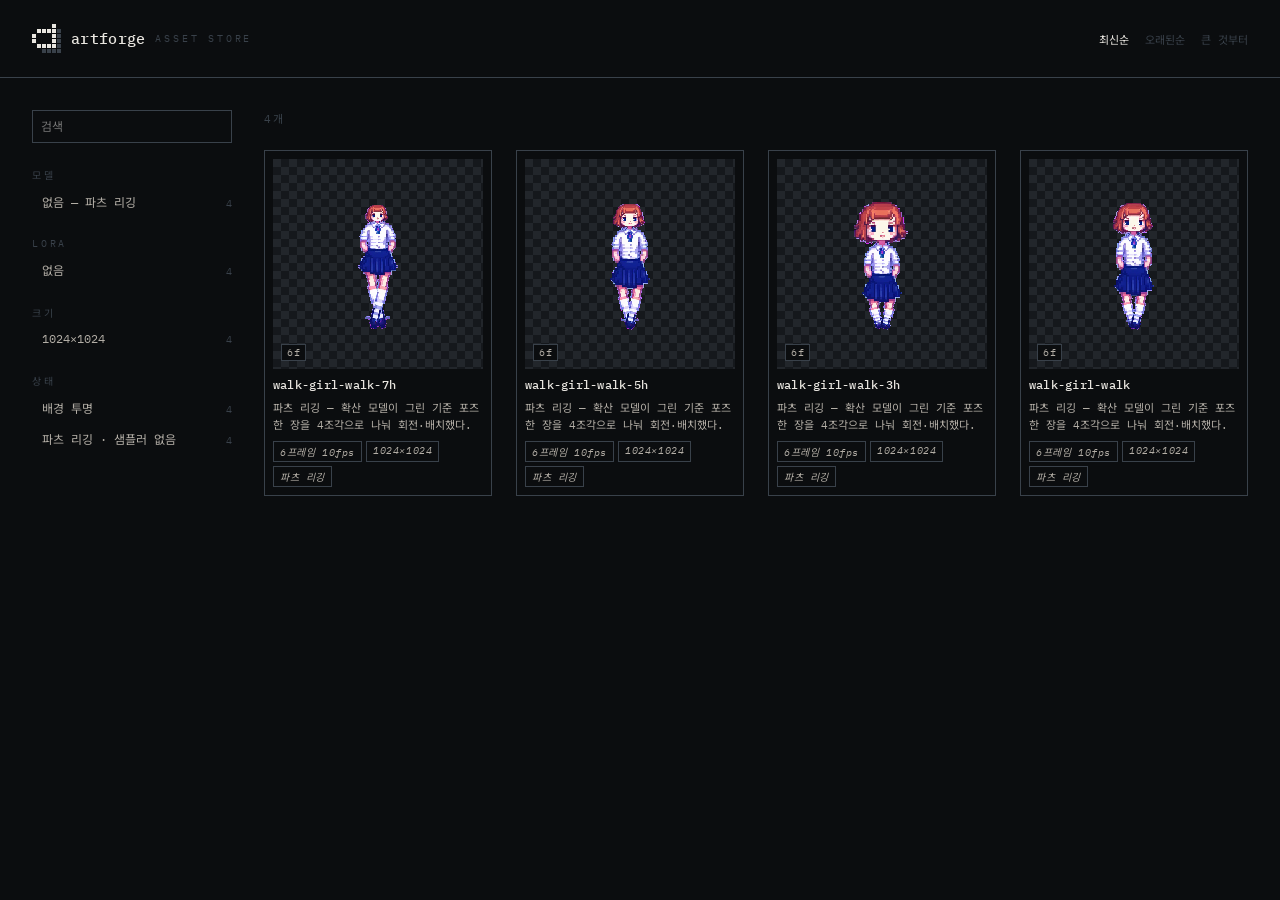
<file: public/index.html>
<!DOCTYPE html>
<html lang="ko">
<head>
<meta charset="utf-8">
<meta name="viewport" content="width=device-width, initial-scale=1">
<title>artforge — studio_d 에셋 스토어</title>
<meta name="description" content="studio_d가 ComfyUI로 만든 에셋을 모아 보는 곳.">
<meta name="theme-color" content="#0B0D0F">
<!-- 요금제상 프로덕션에 자물쇠를 못 단다. 색인만이라도 막는다 — 접근 제어가 아니다 -->
<meta name="robots" content="noindex, nofollow">
<meta property="og:type" content="website">
<meta property="og:title" content="artforge — studio_d 에셋 스토어">
<meta property="og:description" content="studio_d가 ComfyUI로 만든 에셋을 모아 보는 곳.">
<link rel="icon" type="image/svg+xml" href="data:image/svg+xml,%3Csvg%20xmlns='http://www.w3.org/2000/svg'%20viewBox='0%200%2064%2064'%20shape-rendering='crispEdges'%3E%3Crect%20width='64'%20height='64'%20fill='%230B0D0F'/%3E%3Cg%20fill='%23E9E6E0'%3E%3Crect%20x='49'%20y='5'%20width='10'%20height='10'/%3E%3Crect%20x='16'%20y='16'%20width='10'%20height='10'/%3E%3Crect%20x='27'%20y='16'%20width='10'%20height='10'/%3E%3Crect%20x='38'%20y='16'%20width='10'%20height='10'/%3E%3Crect%20x='49'%20y='16'%20width='10'%20height='10'/%3E%3Crect%20x='5'%20y='27'%20width='10'%20height='10'/%3E%3Crect%20x='49'%20y='27'%20width='10'%20height='10'/%3E%3Crect%20x='5'%20y='38'%20width='10'%20height='10'/%3E%3Crect%20x='49'%20y='38'%20width='10'%20height='10'/%3E%3Crect%20x='16'%20y='49'%20width='10'%20height='10'/%3E%3Crect%20x='27'%20y='49'%20width='10'%20height='10'/%3E%3Crect%20x='38'%20y='49'%20width='10'%20height='10'/%3E%3Crect%20x='49'%20y='49'%20width='10'%20height='10'/%3E%3C/g%3E%3C/svg%3E">
<link rel="preconnect" href="https://fonts.googleapis.com">
<link rel="preconnect" href="https://fonts.gstatic.com" crossorigin>
<link rel="stylesheet" href="https://fonts.googleapis.com/css2?family=IBM+Plex+Mono:wght@400;500&family=Noto+Sans+KR:wght@400;500&display=swap">
<link rel="stylesheet" href="store.css">
<script defer src="store.js"></script>
</head>
<body>

<header class="bar">
  <a class="brand" href="./">
    <!-- 5×5 소문자 d · 압출 1u — 29px 라 18px 규정을 넘어 그림자를 유지한다 -->
    <svg class="sym" viewBox="0 0 29 29" shape-rendering="crispEdges" aria-hidden="true">
      <g fill="#39414A"><rect x="25" y="5" width="4" height="4"/><rect x="25" y="10" width="4" height="4"/><rect x="25" y="15" width="4" height="4"/><rect x="25" y="20" width="4" height="4"/><rect x="10" y="25" width="4" height="4"/><rect x="15" y="25" width="4" height="4"/><rect x="20" y="25" width="4" height="4"/><rect x="25" y="25" width="4" height="4"/></g>
      <g fill="#E9E6E0"><rect x="20" y="0" width="4" height="4"/><rect x="5" y="5" width="4" height="4"/><rect x="10" y="5" width="4" height="4"/><rect x="15" y="5" width="4" height="4"/><rect x="20" y="5" width="4" height="4"/><rect x="0" y="10" width="4" height="4"/><rect x="20" y="10" width="4" height="4"/><rect x="0" y="15" width="4" height="4"/><rect x="20" y="15" width="4" height="4"/><rect x="5" y="20" width="4" height="4"/><rect x="10" y="20" width="4" height="4"/><rect x="15" y="20" width="4" height="4"/><rect x="20" y="20" width="4" height="4"/></g>
    </svg>
    <span class="mark">artforge</span>
    <span class="kicker">ASSET STORE</span>
  </a>
  <nav class="sorts" id="sorts" aria-label="정렬"></nav>
</header>

<div class="shell">
  <aside class="side">
    <label class="search">
      <input id="q" type="search" placeholder="검색" autocomplete="off" spellcheck="false">
    </label>
    <div id="facets"></div>
  </aside>

  <main class="main">
    <p class="count" id="count" aria-live="polite"></p>
    <section class="grid" id="grid"></section>
    <section class="empty" id="empty" hidden>
      <svg class="sym sym--mute" viewBox="0 0 34 34" shape-rendering="crispEdges" aria-hidden="true">
        <g fill="#39414A"><rect x="24" y="0" width="5" height="5"/><rect x="6" y="6" width="5" height="5"/><rect x="12" y="6" width="5" height="5"/><rect x="18" y="6" width="5" height="5"/><rect x="24" y="6" width="5" height="5"/><rect x="0" y="12" width="5" height="5"/><rect x="24" y="12" width="5" height="5"/><rect x="0" y="18" width="5" height="5"/><rect x="24" y="18" width="5" height="5"/><rect x="6" y="24" width="5" height="5"/><rect x="12" y="24" width="5" height="5"/><rect x="18" y="24" width="5" height="5"/><rect x="24" y="24" width="5" height="5"/></g>
      </svg>
      <p class="empty-h" id="empty-h">아직 아무것도 없다</p>
      <p class="empty-b" id="empty-b">ComfyUI로 이미지를 만들면 스토어를 열 때 자동으로 들어온다. 따로 옮기지 않아도 된다.</p>
      <code class="empty-c" id="empty-c">./forge</code>
    </section>
  </main>
</div>

<dialog class="panel" id="panel"></dialog>
<p class="toast" id="toast" role="status" aria-live="polite" hidden></p>

</body>
</html>
</file>
<file: public/store.css>
/* artforge 에셋 스토어
 *
 * 확정값(팔레트·자간)은 :root 에만 존재한다. 아래 어디에서도 다시 적지 않는다.
 * Logo Guide v1.0 의 금지 조항이 이 파일을 직접 제약한다 —
 * 그라디언트·외곽선·드롭섀도 추가 금지. 허용된 깊이 표현은
 * 오른쪽·아래 1u 하드 압출(blur 0) 하나뿐이다.
 */

:root {
  /* 팔레트 — Logo Guide 확정값 */
  --ink:     #0B0D0F;   /* 배경 */
  --paper:   #E9E6E0;   /* 글자 앞면 · 본문 */
  --shade:   #39414A;   /* 압출면 · 테두리 · 보조 */
  --shade-l: #B3AEA6;   /* 부제 · 배지 */
  --accent:  #5EC8C4;   /* 언더스코어 · 플래그 전용. 다른 어디에도 쓰지 않는다 */

  /* 자간 — 확정값 */
  --ls-name: .02em;
  --ls-kick: .28em;

  --u: 8px;             /* 1u. 모든 간격은 이 배수다 */
  --mono: 'IBM Plex Mono', ui-monospace, SFMono-Regular, Menlo, monospace;
  --kr: 'Noto Sans KR', 'Apple SD Gothic Neo', sans-serif;
}

*, *::before, *::after { box-sizing: border-box; }

/* 아래에서 display:flex/grid 를 주는 요소가 있다. 작성자 규칙이 UA 의
 * [hidden]{display:none} 을 이기므로 hidden 속성이 무력해진다 — 여기서 되살린다. */
[hidden] { display: none !important; }

html { background: var(--ink); }

body {
  margin: 0;
  background: var(--ink);
  color: var(--paper);
  font-family: var(--mono), var(--kr);
  font-size: 12px;
  -webkit-font-smoothing: antialiased;
}

a { color: inherit; text-decoration: none; }
button, input { font: inherit; color: inherit; }

/* ── 헤더 ─────────────────────────────────────────────── */
.bar {
  display: flex; align-items: center; justify-content: space-between;
  gap: calc(var(--u) * 3);
  padding: calc(var(--u) * 3) calc(var(--u) * 4);
  border-bottom: 1px solid var(--shade);
  position: sticky; top: 0; z-index: 5; background: var(--ink);
}
.brand { display: flex; align-items: center; gap: 10px; }
.sym { display: block; width: 29px; height: 29px; flex: none; }
.sym--mute { width: 34px; height: 34px; }
.mark { font-size: 15px; font-weight: 500; letter-spacing: var(--ls-name); }
.kicker { font-size: 10px; letter-spacing: var(--ls-kick); color: var(--shade); }

.sorts { display: flex; gap: calc(var(--u) * 2); }
.sorts button {
  background: none; border: 0; padding: 0; cursor: pointer;
  font-size: 11px; color: var(--shade);
}
.sorts button[aria-pressed="true"] { color: var(--paper); }

/* ── 레이아웃 ─────────────────────────────────────────── */
.shell {
  display: flex; align-items: flex-start;
  gap: calc(var(--u) * 4); padding: calc(var(--u) * 4);
}
.side { flex: none; width: 200px; position: sticky; top: calc(var(--u) * 11); }
.main { flex: 1; min-width: 0; display: flex; flex-direction: column; gap: calc(var(--u) * 3); }

/* ── 사이드바 ─────────────────────────────────────────── */
.search input {
  width: 100%; background: var(--ink); border: 1px solid var(--shade);
  padding: var(--u); outline: none;
}
.search input:focus { border-color: var(--shade-l); }

.facet { display: flex; flex-direction: column; gap: var(--u); margin-top: calc(var(--u) * 3); }
.facet h2 { margin: 0; font-size: 10px; font-weight: 400; letter-spacing: var(--ls-kick); color: var(--shade); }
.facet button {
  display: flex; justify-content: space-between; align-items: baseline; gap: var(--u);
  width: 100%; background: none; border: 0; cursor: pointer; text-align: left;
  padding: 3px 0 3px var(--u);
  border-left: 2px solid transparent; color: var(--shade-l);
}
/* 활성 표시는 Shade — Accent 는 플래그 하나에만 쓴다 */
.facet button[aria-pressed="true"] { color: var(--paper); border-left-color: var(--shade-l); }
.facet .n { font-size: 10px; color: var(--shade); }

.count { margin: 0; font-size: 11px; letter-spacing: .2em; color: var(--shade); }

/* ── 그리드 ───────────────────────────────────────────── */
.grid {
  display: grid; gap: calc(var(--u) * 3);
  grid-template-columns: repeat(auto-fill, minmax(220px, 1fr));
}
.card {
  display: flex; flex-direction: column; gap: var(--u);
  padding: var(--u); background: var(--ink);
  border: 1px solid var(--shade); cursor: pointer; text-align: left;
  /* 압출은 항상 오른쪽·아래 1u, blur 0. transition 은 그림자에만 건다 */
  box-shadow: 0 0 0 var(--shade);
  transition: box-shadow .08s steps(2), border-color .08s;
}
.card:hover, .card:focus-visible {
  border-color: var(--shade-l);
  box-shadow: var(--u) var(--u) 0 var(--shade);
  outline: none;
}
.shot {
  position: relative; display: block; width: 100%;
  aspect-ratio: 1 / 1; background: #000; overflow: hidden;
}
/* 알파 표시. 가이드가 그라디언트를 금지하므로 평면 두 색 SVG 를 깐다 */
.shot--alpha, .panel-shot--alpha {
  background-color: #15181C;
  background-image: url("data:image/svg+xml,%3Csvg xmlns='http://www.w3.org/2000/svg' width='16' height='16' shape-rendering='crispEdges'%3E%3Crect width='8' height='8' fill='%2322262B'/%3E%3Crect x='8' y='8' width='8' height='8' fill='%2322262B'/%3E%3C/svg%3E");
  background-size: calc(var(--u) * 2) calc(var(--u) * 2);
}
.shot img {
  width: 100%; height: 100%; object-fit: contain; display: block;
  image-rendering: pixelated;   /* 픽셀 아트가 보간으로 뭉개지면 안 된다 */
}
/* 재생 중 표시 — 프레임 수. 액센트는 플래그 전용이라 여기엔 안 쓴다 */
.play {
  position: absolute; left: var(--u); bottom: var(--u);
  font-style: normal; font-size: 10px; letter-spacing: .06em;
  color: var(--shade-l); background: var(--ink);
  border: 1px solid var(--shade); padding: 1px 5px;
}

/* 플래그 = 로고 격자의 한 칸. 액센트를 쓰는 유일한 자리다 */
.flag {
  position: absolute; top: var(--u); right: var(--u);
  width: var(--u); height: var(--u); background: var(--accent);
}
.soon { position: absolute; left: 0; bottom: 0; height: 2px; width: 100%; background: var(--shade-l); }
.dead { position: absolute; left: 0; bottom: 0; height: 2px; width: 100%; background: var(--shade); }

.name { font-size: 12px; font-weight: 500; letter-spacing: var(--ls-name);
        overflow: hidden; text-overflow: ellipsis; white-space: nowrap; }
.desc { font-size: 11px; color: var(--shade-l); line-height: 1.5;
        height: 33px; overflow: hidden; }
/* 배지 줄 수가 LoRA 유무로 갈려 카드 높이가 어긋난다 — 2줄분을 미리 잡는다 */
.tags { display: flex; flex-wrap: wrap; align-content: flex-start;
        gap: 4px; min-height: calc(var(--u) * 5); }
.tag { font-size: 10px; letter-spacing: .06em; color: var(--shade-l);
       border: 1px solid var(--shade); padding: 2px 6px; }

/* ── 빈 상태 ──────────────────────────────────────────── */
.empty {
  border: 1px solid var(--shade); padding: calc(var(--u) * 8);
  display: flex; flex-direction: column; align-items: center;
  gap: calc(var(--u) * 2); text-align: center;
}
.empty-h { margin: 0; font-size: 13px; font-family: var(--kr); }
.empty-b { margin: 0; max-width: 380px; font-size: 11px; line-height: 1.8;
           color: var(--shade); font-family: var(--kr); }
.empty-c { border: 1px solid var(--shade); padding: 6px 10px; color: var(--shade-l); }

/* ── 상세 패널 ────────────────────────────────────────── */
.panel {
  width: min(560px, calc(100vw - var(--u) * 8)); padding: 0;
  background: var(--ink); color: var(--paper);
  border: 1px solid var(--shade-l);
  box-shadow: var(--u) var(--u) 0 var(--shade);   /* 같은 압출 규칙 */
}
.panel::backdrop { background: rgba(11, 13, 15, .82); }
.panel-h {
  display: flex; align-items: center; justify-content: space-between; gap: calc(var(--u) * 2);
  padding: calc(var(--u) * 2); border-bottom: 1px solid var(--shade);
}
.panel-h .name { font-size: 13px; }
.panel-h .right { display: flex; align-items: center; gap: var(--u); flex: none; }
.panel-x { background: none; border: 1px solid var(--shade); cursor: pointer;
           padding: 4px 8px; font-size: 11px; color: var(--shade-l); }
.panel-shot { background: #000; padding: calc(var(--u) * 2);
              display: flex; align-items: center; justify-content: center; }
.panel-shot img { max-width: 100%; max-height: 300px; display: block; image-rendering: pixelated; }
.panel-note { margin: 0; padding: var(--u) calc(var(--u) * 2);
              border-bottom: 1px solid var(--shade);
              font-size: 11px; color: var(--shade-l); font-family: var(--kr); }
.spec { margin: 0; padding: calc(var(--u) * 2); display: grid;
        grid-template-columns: 84px 1fr; gap: 6px calc(var(--u) * 2); font-size: 11px; }
.spec dt { color: var(--shade); letter-spacing: .1em; }
.spec dd { margin: 0; color: var(--shade-l); line-height: 1.6; word-break: break-word; }
.acts { display: flex; flex-wrap: wrap; gap: var(--u);
        padding: calc(var(--u) * 2); border-top: 1px solid var(--shade); }
.acts button { background: var(--ink); border: 1px solid var(--shade); cursor: pointer;
               padding: 6px 10px; font-size: 11px; letter-spacing: .06em; }
.acts button:hover { border-color: var(--shade-l); }
.acts button.on { border-color: var(--accent); color: var(--accent); }

/* ── 토스트 ───────────────────────────────────────────── */
.toast {
  position: fixed; left: 50%; bottom: calc(var(--u) * 4); transform: translateX(-50%);
  margin: 0; padding: var(--u) calc(var(--u) * 2); z-index: 20;
  background: var(--ink); border: 1px solid var(--shade-l); font-size: 11px;
}

@media (max-width: 720px) {
  .shell { flex-direction: column; padding: calc(var(--u) * 2); }
  .side { position: static; width: 100%; }
}
</file>
